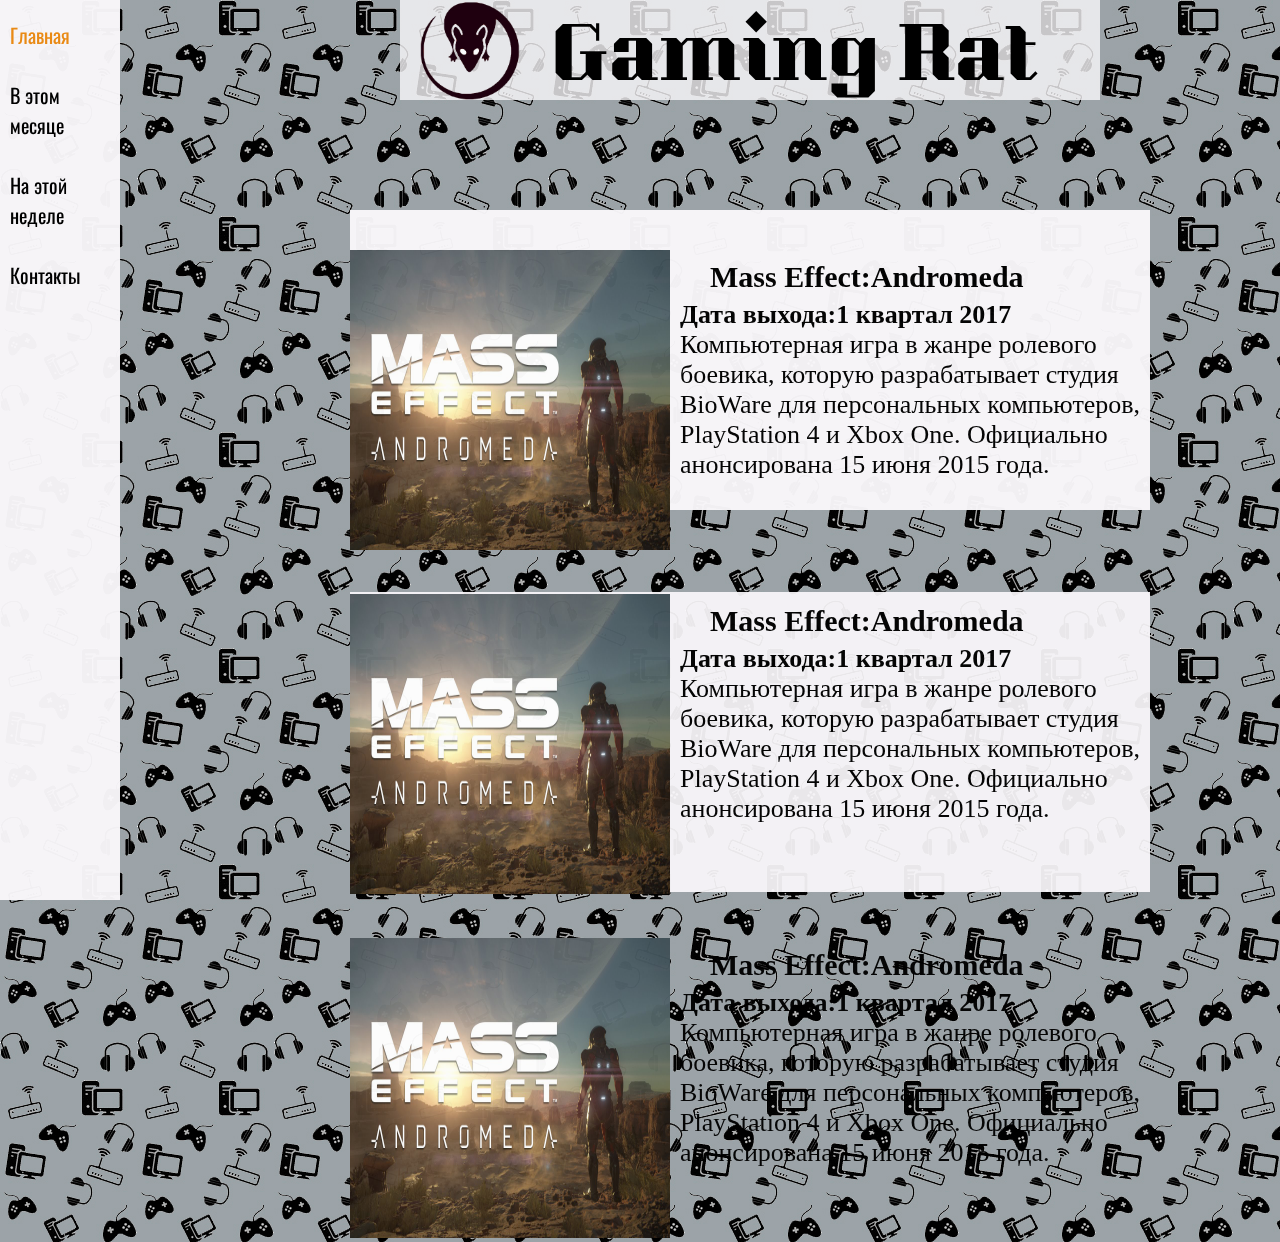
<file: СайтХакатон/index.html>
<!DOCTYPE html>
<html>
<head>
<link rel="shortcut icon" href="img/logo-polo.ico" type="image/x-icon">
	<meta charset="utf-8">
	<meta name="viewport" content="width=device-width, initial-scale=1.0">
			<title>GamingRat</title>
	<meta charset="UTF-8">
	<meta name="description" content="Смотри выходящие игры тут">
	<meta name="keywords" content="Игры,Дата выхода,Рейтинг,Новые игры,в какую игру поиграть,онлайн игры,топ игр,список новых игр,2017 год игры,2017,2к17,2k17">
	<meta name="viewport" content="width=device-width, initial-scale=1">
<link href="https://fonts.googleapis.com/css?family=Kumar+One|Oswald" rel="stylesheet">
<link rel="stylesheet" href="style.css">
</head>
<body>
<div class="logo .col-m-1 .col-m-12">
	<img src="img/rat.png" class="logophoto">
	<p class="logoname">Gaming Rat</p>
</div>
<header>
	<div class="small-container .col-m-1 .col-m-12">
		<div class="Menu .col-m-1 .col-m-12">
			<nav>
				<ul>
					<li><a href="index.html" class="q .col-m-1 .col-m-12">Главная</a></li>
					<li><a href="month.html" class="w .col-m-1 .col-m-12">В этом месяце</a></li>
					<li><a href="week.html" class="e .col-m-1 .col-m-12">На этой неделе</a></li>
					<li><a href="contacts.html" class="r .col-m-1 .col-m-12">Контакты</a></li>
				</ul>
			</nav>
		</div>
	</div>
</header>
<main>
	<div class="main-conteiner .col-m-1 .col-m-12">
		<section class="article">
				<h3 class="title col-m-1 col-m-12">Mass Effect:Andromeda</h3>
			<article class="description .col-m-1 .col-m-12 ">
				<p class=""><b>Дата выхода:1 квартал 2017</b></p>
				<p class="">Компьютерная игра в жанре ролевого боевика, которую разрабатывает студия BioWare для персональных компьютеров, PlayStation 4 и Xbox One. Официально анонсирована 15 июня 2015 года.</p>
			</article>
			<img src="img/Mass_Effect.jpg"
			alt="Фото новости" class="photonew .col-m-1 .col-m-12">	
		</section>
		<section class="article">
				<h3 class="title col-m-1 col-m-12">Mass Effect:Andromeda</h3>
			<article class="description .col-m-1 .col-m-12 ">
				<p class=""><b>Дата выхода:1 квартал 2017</b></p>
				<p class="">Компьютерная игра в жанре ролевого боевика, которую разрабатывает студия BioWare для персональных компьютеров, PlayStation 4 и Xbox One. Официально анонсирована 15 июня 2015 года.</p>
			</article>
			<img src="img/Mass_Effect.jpg"
			alt="Фото новости" class="photonew .col-m-1 .col-m-12">	
		</section>
		<section class="article">
				<h3 class="title col-m-1 col-m-12">Mass Effect:Andromeda</h3>
			<article class="description .col-m-1 .col-m-12 ">
				<p class=""><b>Дата выхода:1 квартал 2017</b></p>
				<p class="">Компьютерная игра в жанре ролевого боевика, которую разрабатывает студия BioWare для персональных компьютеров, PlayStation 4 и Xbox One. Официально анонсирована 15 июня 2015 года.</p>
			</article>
			<img src="img/Mass_Effect.jpg"
			alt="Фото новости" class="photonew .col-m-1 .col-m-12">	
		</section>
	</div>
</main>
<footer>
</footer>
</body>
</html>
</file>
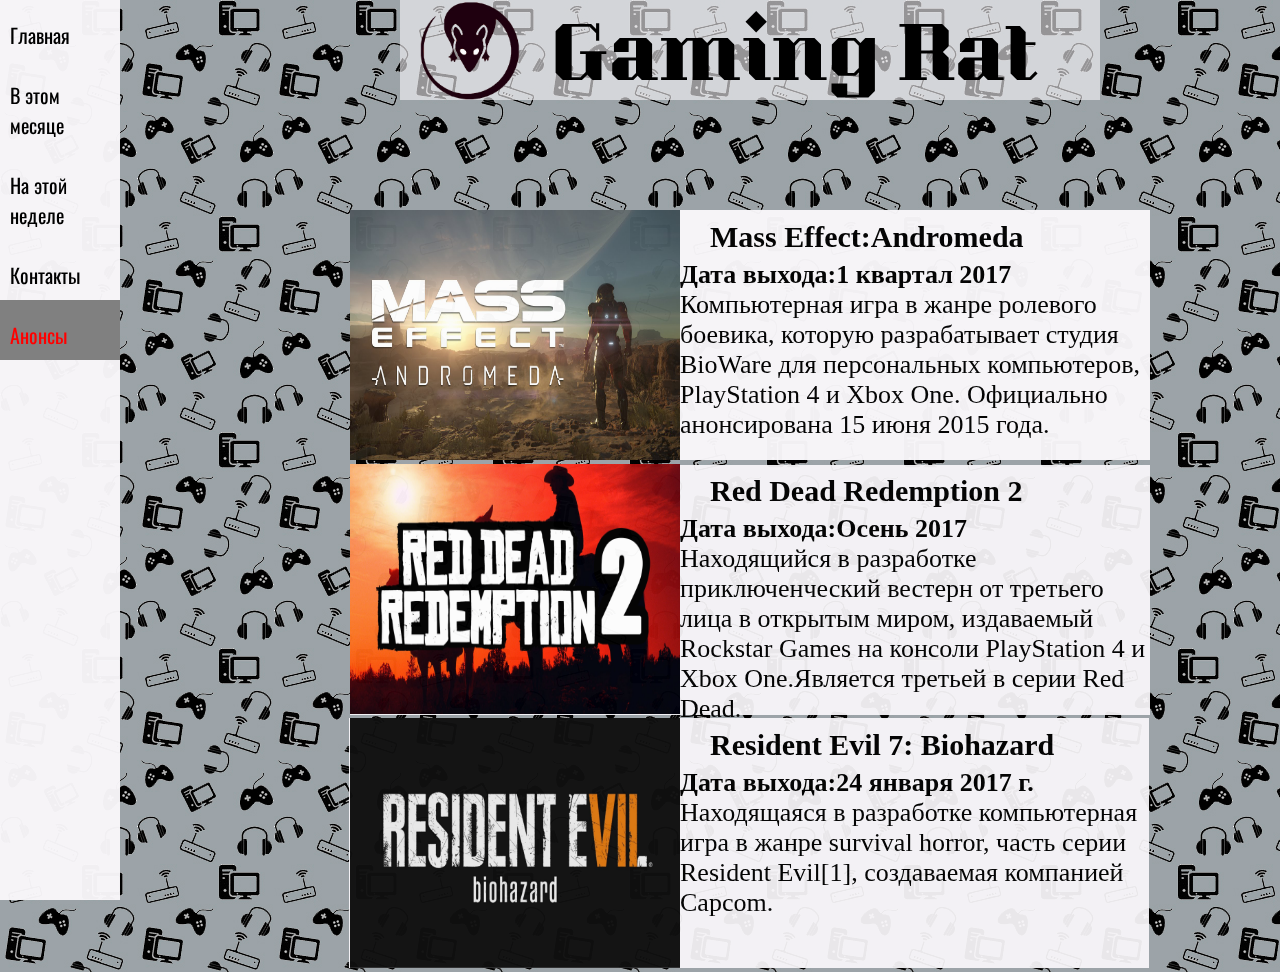
<file: СайтХакатон/anons.html>
<!DOCTYPE html>
<html>
<head>
<link rel="shortcut icon" href="img/logo-polo.ico" type="image/x-icon">
	<meta charset="utf-8">
	<meta name="viewport" content="width=device-width, initial-scale=1.0">
			<title>GamingRat</title>
	<meta charset="UTF-8">
	<meta name="description" content="Смотри выходящие игры тут">
	<meta name="keywords" content="Игры,Дата выхода,Рейтинг,Новые игры,в какую игру поиграть,онлайн игры,топ игр,список новых игр,2017 год игры,2017,2к17,2k17">
	<meta name="viewport" content="width=device-width, initial-scale=1">
<link href="https://fonts.googleapis.com/css?family=Kumar+One|Oswald" rel="stylesheet">
<link rel="stylesheet" href="style/stylea.css">
</head>
<body>
<div class="logo .col-m-1 .col-m-12">
	<img src="img/rat.png" class="logophoto">
	<p class="logoname">Gaming Rat</p>
</div>
<header>
	<div class="small-container .col-m-1 .col-m-12">
		<div class="Menu .col-m-1 .col-m-12">
			<nav>
				<ul>
					<li><a href="index.html" class="q .col-m-1 .col-m-12">Главная</a></li>
					<li><a href="month.html" class="w .col-m-1 .col-m-12">В этом месяце</a></li>
					<li><a href="week.html" class="e .col-m-1 .col-m-12">На этой неделе</a></li>
					<li><a href="contacts.html" class="r .col-m-1 .col-m-12">Контакты</a></li>
					<li><a href="anons.html" class="t .col-m-1 .col-m-12">Анонсы</a></li>
				</ul>
			</nav>
		</div>
	</div>
</header>
<main>
	<div class="main-conteiner .col-m-1 .col-m-12">
		<section class="article">
				<h3 class="title col-m-1 col-m-12">Mass Effect:Andromeda</h3>
			<article class="description .col-m-1 .col-m-12 ">
				<p class=""><b>Дата выхода:1 квартал 2017</b></p>
				<p class="">Компьютерная игра в жанре ролевого боевика, которую разрабатывает студия BioWare для персональных компьютеров, PlayStation 4 и Xbox One. Официально анонсирована 15 июня 2015 года.</p>
			</article>
			<img src="img/Mass_Effect.jpg"
			alt="Фото новости" class="photonew .col-m-1 .col-m-12">	
		</section>
		<section class="article1">
				<h3 class="title col-m-1 col-m-12">Red Dead Redemption 2</h3>
			<article class="description .col-m-1 .col-m-12 ">
				<p class=""><b>Дата выхода:Осень 2017</b></p>
				<p class="">Находящийся в разработке приключенческий вестерн от третьего лица в открытым миром, издаваемый Rockstar Games на консоли PlayStation 4 и Xbox One.Является третьей в серии Red Dead.</p>
			</article>
			<img src="img/Red-Dead-Redemption-2.jpg"
			alt="Фото новости" class="photonew .col-m-1 .col-m-12">	
		</section>
		<section class="article2">
				<h3 class="title col-m-1 col-m-12">Resident Evil 7: Biohazard</h3>
			<article class="description .col-m-1 .col-m-12 ">
				<p class=""><b>Дата выхода:24 января 2017 г.</b></p>
				<p class="">Находящаяся в разработке компьютерная игра в жанре survival horror, часть серии Resident Evil[1], создаваемая компанией Capcom.</p>
			</article>
			<img src="img/maxresdefault-8.jpg"
			alt="Фото новости" class="photonew .col-m-1 .col-m-12">	
		</section>
	</div>
</main>
<footer>
</footer>
</body>
</html>
</file>
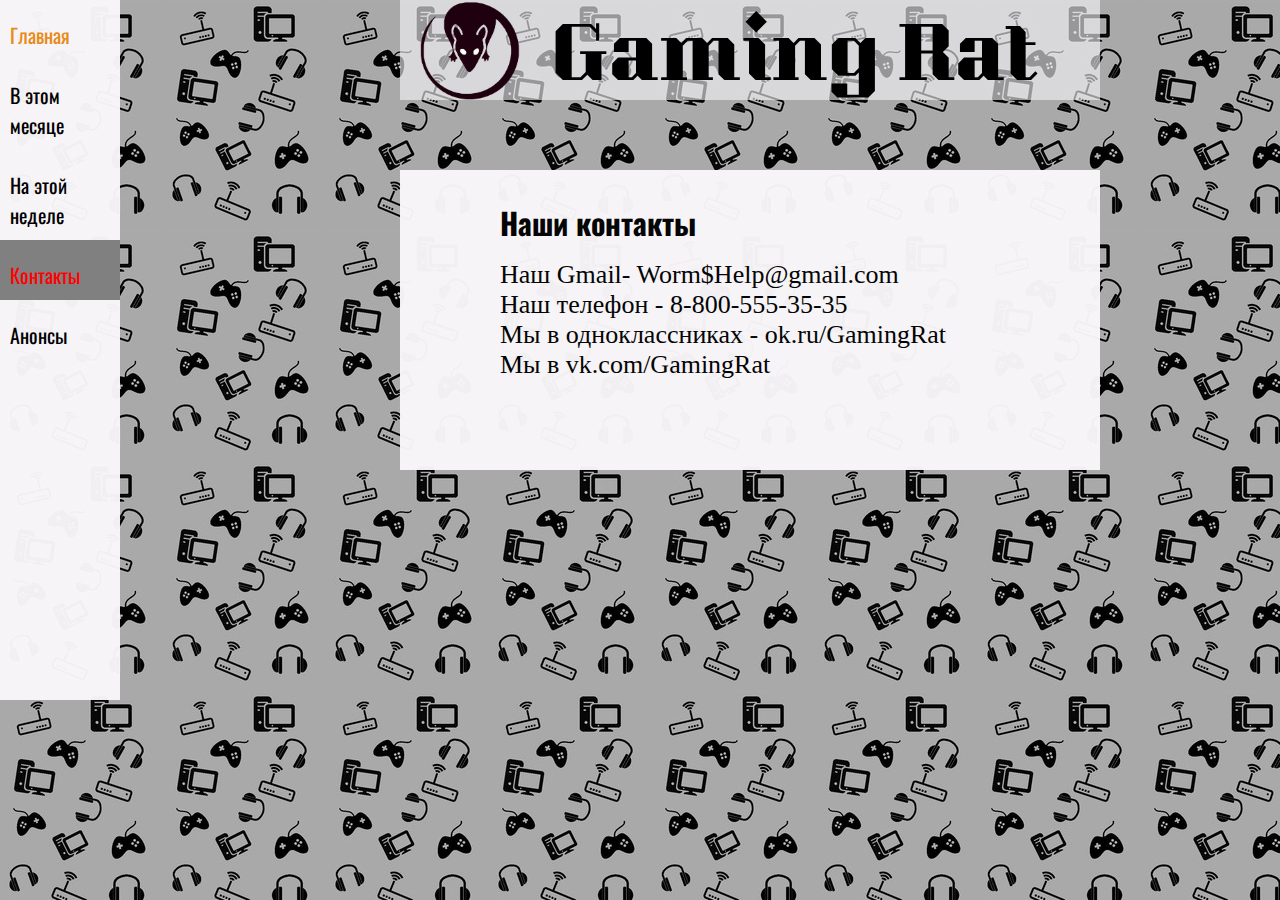
<file: СайтХакатон/contacts.html>
<!DOCTYPE html>
<html>
<head>
	<meta charset="utf-8">
	<meta name="viewport" content="width=device-width, initial-scale=1.0">
			<title>GamePoisk</title>
	<meta charset="UTF-8">
	<meta name="description" content="Смотри выходящие игры тут">
	<meta name="keywords" content="Игры,Дата выхода,Рейтинг,Новые игры,в какую игру поиграть,онлайн игры,топ игр,список новых игр,2017 год игры,2017,2к17,2k17">
	<meta name="viewport" content="width=device-width, initial-scale=1">
<link href="https://fonts.googleapis.com/css?family=Kumar+One|Oswald" rel="stylesheet">
<link rel="stylesheet" href="style/stylec.css">
</head>
<body>
<div class="logo .col-m-1 .col-m-12">
	<img src="img/rat.png" class="logophoto">
	<p class="logoname">Gaming Rat</p>
</div>
<header>
	<div class="small-container .col-m-1 .col-m-12">
		<div class="Menu .col-m-1 .col-m-12">
			<nav>
				<ul>
					<li><a href="index.html" class="q .col-m-1 .col-m-12">Главная</a></li>
					<li><a href="month.html" class="w .col-m-1 .col-m-12">В этом месяце</a></li>
					<li><a href="week.html" class="e .col-m-1 .col-m-12">На этой неделе</a></li>
					<li><a href="contacts.html" class="r .col-m-1 .col-m-12">Контакты</a></li>
					<li><a href="anons.html" class="t .col-m-1 .col-m-12">Анонсы</a></li>
				</ul>
			</nav>
		</div>
	</div>
</header>
<main>
	<div class="main-conteiner .col-m-1 .col-m-12">
		<section>
				<h3 class="title col-m-1 col-m-12">Наши контакты</h3>
			<article class="description .col-m-1 .col-m-12 ">
				<p>Наш Gmail- Worm$Help@gmail.com</p>
				<p>Наш телефон - 8-800-555-35-35</p>
				<p>Мы в одноклассниках - ok.ru/GamingRat</p>
				<p>Мы в vk.com/GamingRat</p>
			</article>
		</section>
	</div>
</main>
<footer>
</footer>
</body>
</html>
</file>
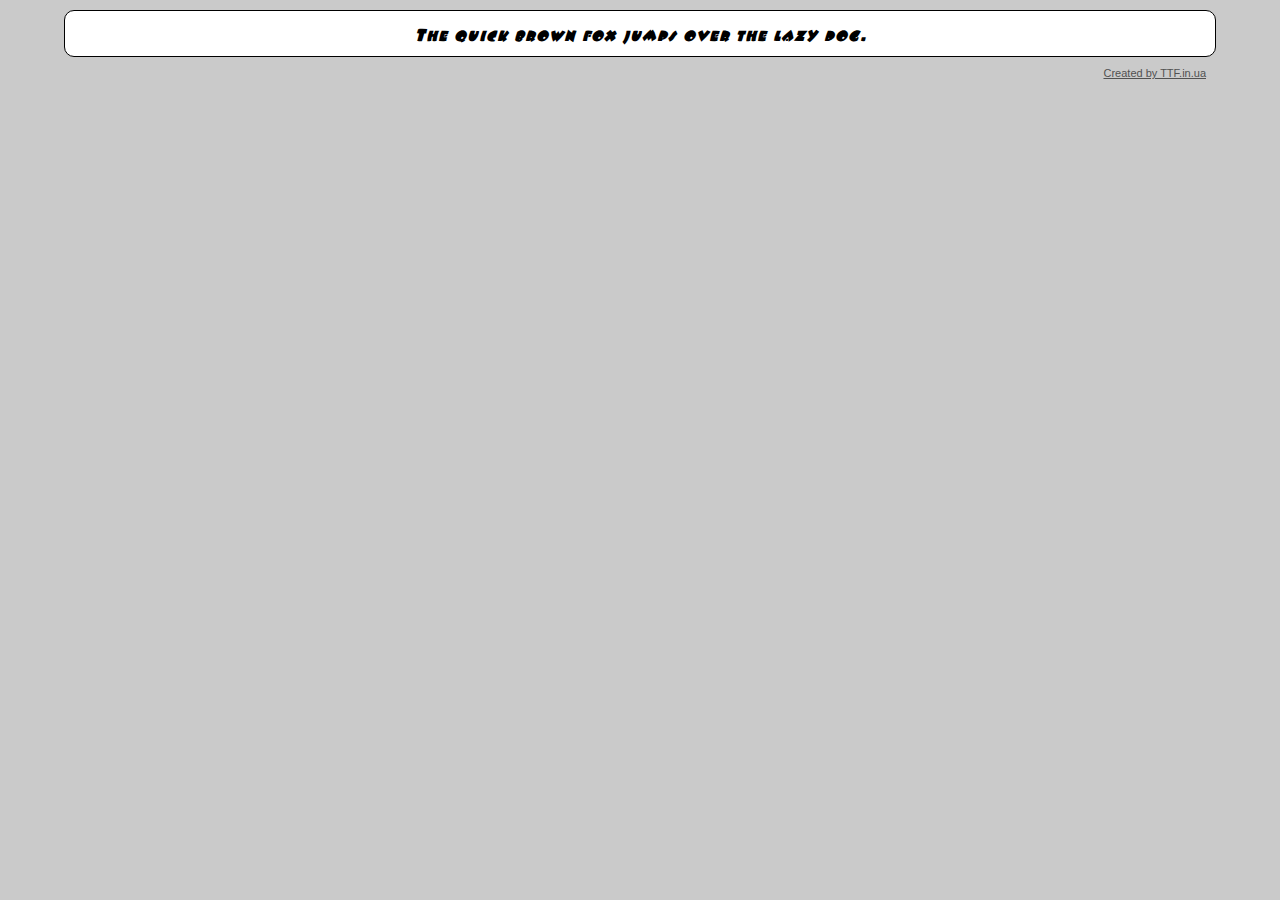
<file: СайтХакатон/font/Demo.html>
<!-- Created by TTF.in.ua -->
<!DOCTYPE html PUBLIC "-//W3C//DTD XHTML 1.0 Transitional//EN" "http://www.w3.org/TR/xhtml1/DTD/xhtml1-transitional.dtd">
<html xmlns="http://www.w3.org/1999/xhtml">
<head>
    <meta http-equiv="Content-Type" content="text/html; charset=utf-8" />
    <title>TTF.in.ua</title>
    <link rel="stylesheet" href="Fatso-Italic.css" type="text/css" charset="utf-8" />
    <style type="text/css">
    html, body{
        padding: 0px;
        margin: 0px;
    }
    body {
        background-color:#cacaca;
        font-family:sans-serif;
        color:#000;
    }
    
    #body{
        width:90%;
        margin:10px auto;
    }
    
    .created{
        font-size: 11px;
        text-align: right;
        padding:0 10px;
        margin-top: 10px;
    }
        .created a{
            color: #515151;
            text-decoration: underline;
        }
        .created a:hover{
            text-decoration: none;
        }
    
    .my_font
    {
        font-family:'Fatso-Italic',sans-serif;
        font-size: 24px;
        text-align:center;
        background-color:#fff;
        border:1px solid #000;
        border-radius: 10px;
        padding:10px;
    }
    </style>
</head>
<body>
    <div id="body">
        <div class="my_font" style="font-size:25px">
            The quick brown fox jumps over the lazy dog.
        </div>
        <div class="created"><a href="http://ttf.in.ua/" target="_blank">Created by TTF.in.ua</a></div>
    </div>
</body>
</html>
</file>
<file: СайтХакатон/style.css>
* {
  box-sizing: border-box;
  margin:0;
  padding:0;
  border:0;
  font-size: 100%;
  vertical-align: baseline;
}
  a:visited {
  color: #08b2e3;
}
.logophoto{
  margin-left:20px;
  width:100px;
  height:100px;
  position: absolute;
}
.logoname{
  padding-left:150px;
}
.logo{
  position: absolute;
  margin-left: 400px;
  font-size:70px;
  font-family: 'Kumar One', cursive;
}
.logo::after{
  content:"";
  background-color:#f9f7fa;
  width:700px;
  height:100px;
  opacity:0.8;
  top:0;
  left:0;
  bottom:0;
  right:0;
  position: absolute;
  z-index:-1;
}
.small-container::after {
  content:"";
  background-color:#f9f7fa;
  width:120px;
  height:100%;
  opacity:0.97;
  top:0;
  left:0;
  bottom:0;
  right:0;
  position: fixed;
  z-index:-1;
}
.Menu{
  font-family: 'Oswald', sans-serif;
  width:120px;
  height:100%;
  z-index: 0;
  font-size:90px;
  position:fixed;
}
body{
    background-image: url(img/fon.jpg);
}
a {
  color: #000;
  text-decoration: none;
}
ul {
  list-style: none;
}
.q,.w,.e,.r{
  padding-top:20px;
  padding-left:10px;
  font-size:20px;
}
nav li a:hover {
  color: #e98a15;
}
nav {
  display: block;
  vertical-align: top;
}
nav li a {
  display: block;
  padding:10px;
  color:black;
  font-size:15px;
}
header {
  padding-bottom:10px;
}
header img {
  width:75px;
}
header h1 {
  display: inline-block;
  vertical-align: top;
  font-size:32px;
  padding:20px;
}
.main-conteiner{
  content:"";
  background-color:#f9f7fa;
  opacity: 0.97;
  position: absolute;
  z-index: -1;
  margin-left:350px;
  margin-top:200px;
  width:800px;
  height:300px;
}
.main-conteiner::after{
  content:"";
  background-color:#f9f7fa;
  opacity: 0.97;
  position: absolute;
  z-index: -1;
  width:800px;
  height:300px;
  margin-top: -650px;
}
.main-conteiner::after{
  content:"";
  background-color:#f9f7fa;
  opacity: 0.97;
  position: absolute;
  z-index: -1;
  width:800px;
  height:300px;
}
  @media only screen and (min-width: 900px) {
  .col-m-1 {width: 8.33%;}
  .col-m-2 {width: 16.66%;}
  .col-m-3 {width: 25%;}
  .col-m-4 {width: 33.33%;}
  .col-m-5 {width: 41.66%;}
  .col-m-6 {width: 50%; }
  .col-m-7 {width: 58.33%;}
  .col-m-8 {width: 66.66%;}
  .col-m-9 {width: 75%;}
  .col-m-10{width: 83.33%;}
  .col-m-11{width: 91.66%;}
  .col-m-12{width: 100%;}
.photonew{
  width:320px;
  height:300px;
  position:relative;
}
.title{
  margin-top:10px;
  margin-left:360px; 
  position:absolute;
  font-size:30px;
}
.description{
  padding-top:50px;
  margin-left:330px;
  position:absolute;
  font-size:26px;
}
.article{
  padding-top: 40px;
}
</file>
<file: СайтХакатон/style/stylea.css>
* {
  box-sizing: border-box;
  margin:0;
  padding:0;
  border:0;
  font-size: 100%;
  vertical-align: baseline;
}
  a:visited:not(.t) {
  color: #08b2e3;
}
.logophoto{
  margin-left:20px;
  width:100px;
  height:100px;
  position: absolute;
}
.logoname{
  padding-left:150px;
}
.logo{
  position: absolute;
  margin-left: 400px;
  font-size:70px;
  font-family: 'Kumar One', cursive;
}
.logo::after{
  content:"";
  background-color:#f9f7fa;
  width:700px;
  height:100px;
  opacity:0.60;
  top:0;
  left:0;
  bottom:0;
  right:0;
  position: absolute;
  z-index:-1;
}
.small-container::after {
  content:"";
  background-color:#f9f7fa;
  width:120px;
  height:100%;
  opacity:0.97;
  top:0;
  left:0;
  bottom:0;
  right:0;
  position: fixed;
  z-index:-1;
}
.Menu{
  font-family: 'Oswald', sans-serif;
  width:120px;
  height:100%;
  z-index: 0;
  font-size:90px;
  position:fixed;
}
body{
    background-image: url(../img/fon.jpg);
}
a {
  color: #000;
  text-decoration: none;
}
ul {
  list-style: none;
}
.q,.w,.e,.r,.t{
  padding-top:20px;
  padding-left:10px;
  font-size:20px;
}
nav li a:hover:not(.q) {
  color: #e98a15;
}
nav {
  display: block;
  vertical-align: top;
}
nav li a {
  display: block;
  padding:10px;
  color:black;
  font-size:15px;
}
header {
  padding-bottom:10px;
}
header img {
  width:75px;
}
header h1 {
  display: inline-block;
  vertical-align: top;
  font-size:32px;
  padding:20px;
}
.main-conteiner{
  content:"";
  background-color:#f9f7fa;
  opacity: 0.97;
  position: absolute;
  z-index: -1;
  margin-left:350px;
  margin-top:200px;
  width:800px;
  height:250px;
}
.main-conteiner::after{
  content:"";
  background-color:#f9f7fa;
  opacity: 0.97;
  position: absolute;
  z-index: -1;
  width:800px;
  height:250px;
  margin-top: -507px;
}
  @media only screen and (min-width: 900px) {
  .col-m-1 {width: 8.33%;}
  .col-m-2 {width: 16.66%;}
  .col-m-3 {width: 25%;}
  .col-m-4 {width: 33.33%;}
  .col-m-5 {width: 41.66%;}
  .col-m-6 {width: 50%; }
  .col-m-7 {width: 58.33%;}
  .col-m-8 {width: 66.66%;}
  .col-m-9 {width: 75%;}
  .col-m-10{width: 83.33%;}
  .col-m-11{width: 91.66%;}
  .col-m-12{width: 100%;}
.photonew{
  width:330px;
  height:250px;
  position:relative;
}
.title{
  margin-top:10px;
  margin-left:360px; 
  position:absolute;
  font-size:30px;
}
.description{
  padding-top:50px;
  margin-left:330px;
  position:absolute;
  font-size:26px;
}
.article2::after{
  content:"";
  background-color:#f9f7fa;
  opacity: 0.97;
  position: absolute;
  z-index: -1;
  width:800px;
  height:250px;
  margin-top:0px;
  margin-left: -331px;
}
.t{
  background: grey;
  color:red;
}
</file>
<file: СайтХакатон/style/stylec.css>
* {
  box-sizing: border-box;
  margin: 0;
  padding: 0;
  border: 0;
  font-size: 100%;
  vertical-align: baseline;
}
  a:visited:not(.r) {
  color: #08b2e3;
}
.logophoto{
  margin-left:20px;
  width:100px;
  height:100px;
  position: absolute;
}
.logoname{
  padding-left:150px;
}
.logo{
  position: absolute;
  margin-left: 400px;
  font-size:70px;

  font-family: 'Kumar One', cursive;
}
.logo::after{
  content:"";
  background-color:#f9f7fa;
  width:700px;
  height:100px;
  opacity: 0.60;
  top: 0;
  left: 0;
  bottom: 0;
  right: 0;
  position: absolute;
  z-index: -1;
}
.small-container::after {
    content:"";
    background-color:#f9f7fa;
    width:120px;
    height:700px;
    opacity: 0.97;
    top: 0;
    left: 0;
    bottom: 0;
    right: 0;
    position: absolute;
    z-index: -1;
}
.Menu{
  font-family: 'Oswald', sans-serif;
  width:120px;
  height:100%;
  z-index: 0;
  font-size:90px;
}
body{
    background-image: url(../img/fLBiIvGCpJERT0.jpg);
}
a {
  color: #000;
  text-decoration: none;
}
ul {
  list-style: none;
}
.q,.w,.e,.r,.t{
  padding-top: 20px;
  padding-left:10px;
  font-size: 20px;
}
nav li a:hover {
  color: #e98a15;
}
nav {
  display: inline;
  vertical-align: top;
}
nav li a {
  display: block;
  padding: 10px;
  color:black;
  font-size: 15px;
}
header {
  padding-bottom: 10px;
}
header img {
  width: 75px;
}
header h1 {
  display: inline-block;
  vertical-align: top;
  font-size: 32px;
  padding: 20px;
}
.main-conteiner{
  content:"";
  background-color:#f9f7fa;
  opacity: 0.97;
  position: absolute;
  z-index: -1;
  margin-left:400px;
  margin-top:-200px;
  width:700px;
  height:300px;
}
  @media only screen and (min-width: 900px) {
    .col-m-1 { width: 8.33%; }
    .col-m-2 { width: 16.66%; }
    .col-m-3 { width: 25%; }
    .col-m-4 { width: 33.33%; }
    .col-m-5 { width: 41.66%; }
    .col-m-6 { width: 50%; }
    .col-m-7 { width: 58.33%; }
    .col-m-8 { width: 66.66%; }
    .col-m-9 { width: 75%; }
    .col-m-10 { width: 83.33%; }
    .col-m-11 { width: 91.66%; }
    .col-m-12 { width: 100%; }
.photonew{
    width:300px;
    height:300px;
    position:relative;

}
.title{
    margin-left:100px; 
    position: absolute;
    font-size: 30px;
    font-family: 'Oswald', sans-serif;
    padding-top: 30px;
}
.description{
  padding-top:90px;
  margin-left:100px;
  position:absolute;
  font-size: 26px;
}
.r{
  background: grey;
  color:red;
}
</file>
<file: СайтХакатон/font/Fatso-Italic.css>
/** Created by TTF.in.ua **/
@font-face {
    font-family: 'Fatso-Italic';
    src: url('Fatso-Italic.eot');
    src: url('Fatso-Italic.eot?#iefix') format('embedded-opentype'),
         url('Fatso-Italic.woff') format('woff'),
         url('Fatso-Italic.ttf') format('truetype'),
         url('Fatso-Italic.svg#Fatso-Italic') format('svg');
    font-weight: normal;
    font-style: normal;
}
</file>
